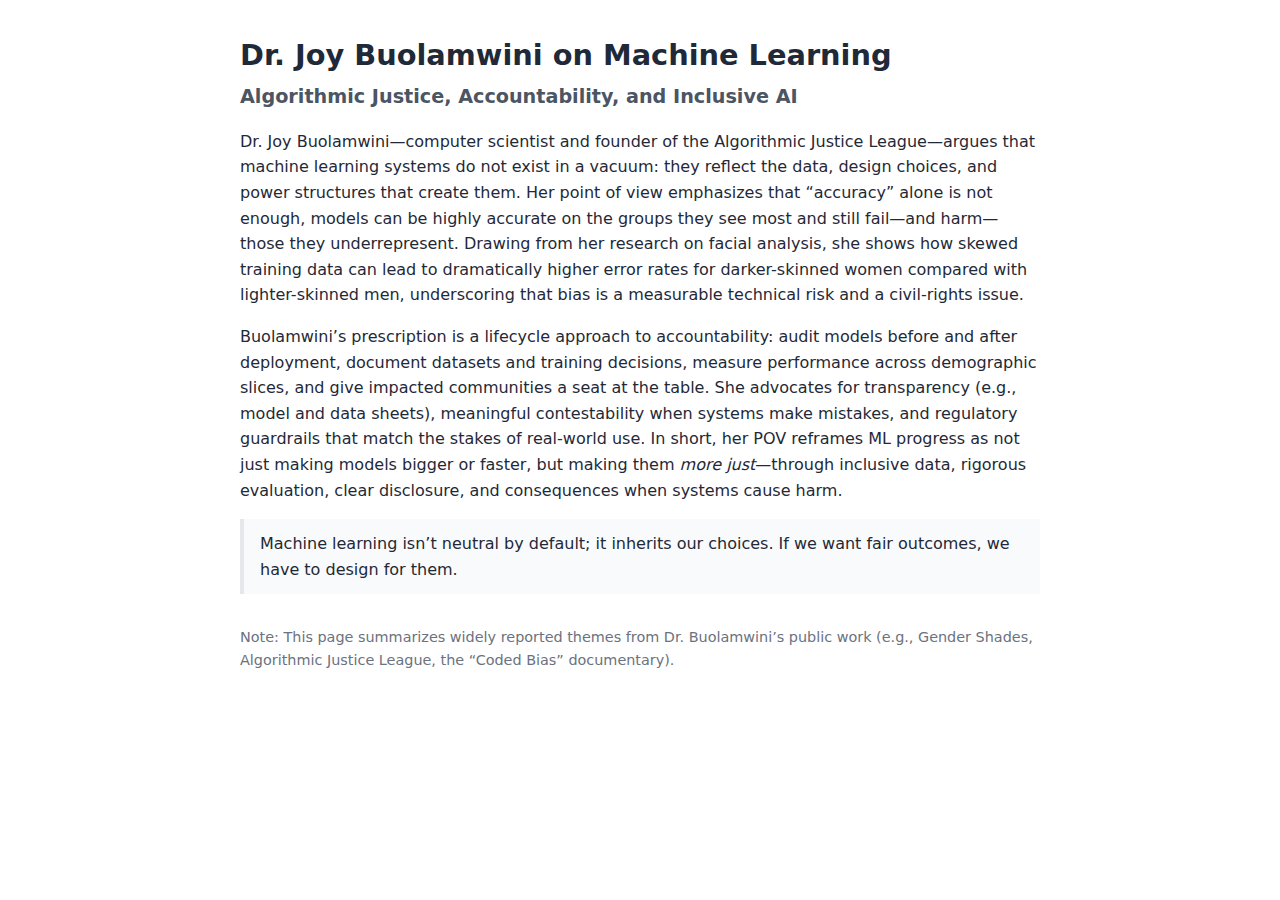
<file: machineLearning.html>
<!DOCTYPE html>
<html lang="en">

<head>
    <meta charset="utf-8" />
    <meta name="viewport" content="width=device-width,initial-scale=1" />
    <title>Dr. Joy Buolamwini on Machine Learning</title>
    <style>
        body {
            font-family: system-ui, -apple-system, Segoe UI, Roboto, Helvetica, Arial, sans-serif;
            line-height: 1.6;
            margin: 2rem;
            color: #1f2937;
        }

        main {
            max-width: 800px;
            margin: auto;
        }

        h1 {
            font-size: 1.8rem;
            margin-bottom: .25rem;
        }

        h2 {
            font-size: 1.2rem;
            color: #4b5563;
            margin-top: 0;
        }

        p {
            margin: 1rem 0;
        }

        blockquote {
            margin: 1rem 0;
            padding: .75rem 1rem;
            background: #f9fafb;
            border-left: 4px solid #e5e7eb;
        }

        footer {
            margin-top: 2rem;
            font-size: .9rem;
            color: #6b7280;
        }
    </style>
</head>

<body>
    <main>
        <header>
            <h1>Dr. Joy Buolamwini on Machine Learning</h1>
            <h2>Algorithmic Justice, Accountability, and Inclusive AI</h2>
        </header>

        <article>
            <p>
                Dr. Joy Buolamwini—computer scientist and founder of the Algorithmic Justice League—argues that machine
                learning
                systems do not exist in a vacuum: they reflect the data, design choices, and power structures that
                create them.
                Her point of view emphasizes that “accuracy” alone is not enough, models can be highly accurate on the
                groups
                they see most and still fail—and harm—those they underrepresent. Drawing from her research on facial
                analysis,
                she shows how skewed training data can lead to dramatically higher error rates for darker-skinned women
                compared
                with lighter-skinned men, underscoring that bias is a measurable technical risk and a civil-rights
                issue.
            </p>

            <p>
                Buolamwini’s prescription is a lifecycle approach to accountability: audit models before and after
                deployment,
                document datasets and training decisions, measure performance across demographic slices, and give
                impacted
                communities a seat at the table. She advocates for transparency (e.g., model and data sheets),
                meaningful
                contestability when systems make mistakes, and regulatory guardrails that match the stakes of real-world
                use.
                In short, her POV reframes ML progress as not just making models bigger or faster, but making them
                <em>more just</em>—through inclusive data, rigorous evaluation, clear disclosure, and consequences when
                systems
                cause harm.
            </p>

            <blockquote>
                Machine learning isn’t neutral by default; it inherits our choices. If we want fair outcomes, we have to
                design
                for them.
            </blockquote>
        </article>

        <footer>
            <p>
                Note: This page summarizes widely reported themes from Dr. Buolamwini’s public work (e.g., Gender
                Shades,
                Algorithmic Justice League, the “Coded Bias” documentary).
            </p>
        </footer>
    </main>
</body>

</html>
</file>
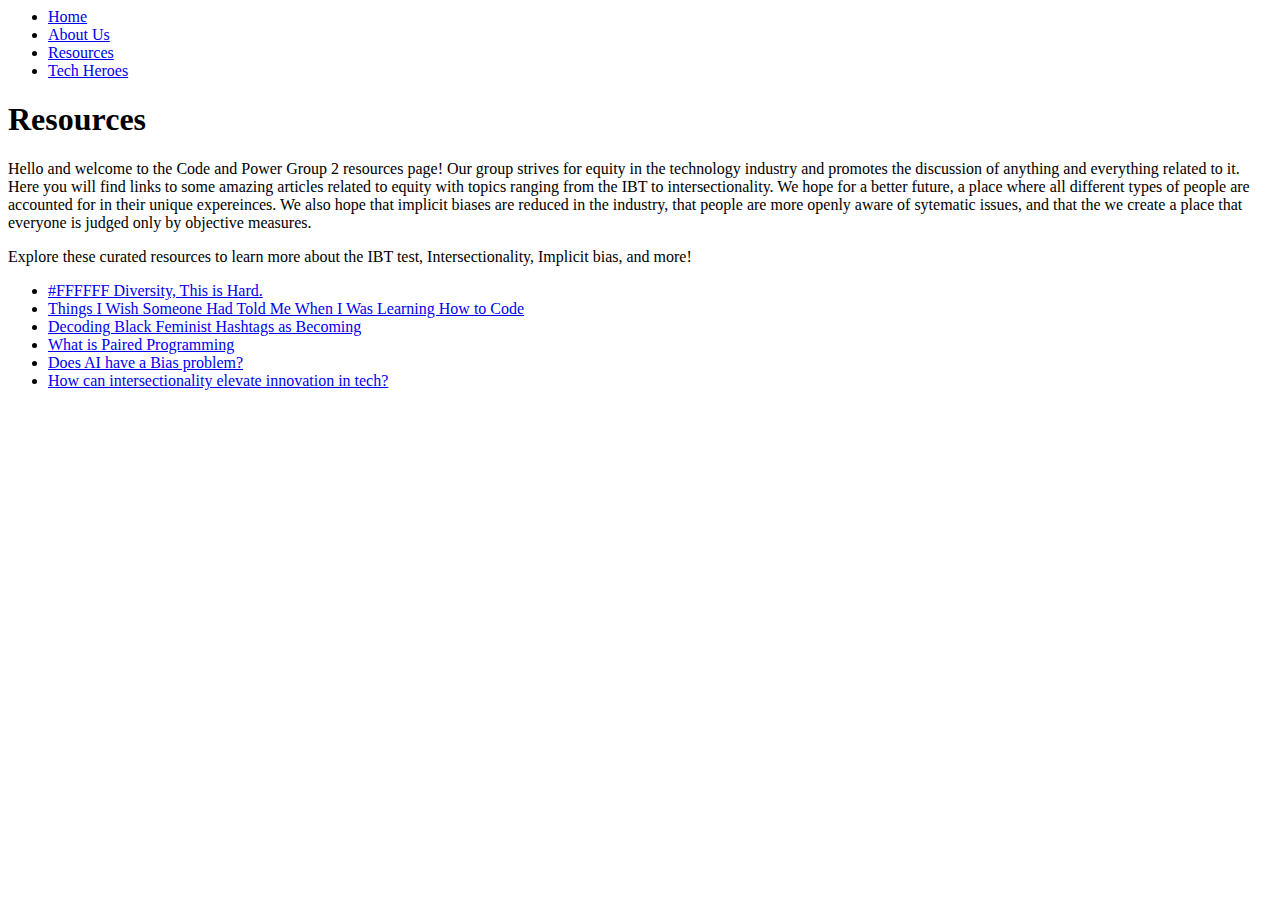
<file: resources.html>
<html lang="en">
<head>
  <meta charset="UTF-8">
  <title>Resources</title>
  <link rel="stylesheet" href="stylesheet.css">
</head>
<body class="resources">

  <!-- Navigation Bar -->
  <nav>
    <ul>
      <li><a href="index.html">Home</a></li>
      <li><a href="AboutMe.html">About Us</a></li>
      <li><a href="resources.html">Resources</a></li>
      <li><a href="techHero.html">Tech Heroes</a></li>
    </ul>
  </nav>

  <h1>Resources</h1>
  <p class="resourcesIntro">
    Hello and welcome to the Code and Power Group 2 resources page! Our group strives for equity in the technology industry and promotes the discussion
     of anything and everything related to it. Here you will find links to some amazing articles related to equity with topics
     ranging from the IBT to intersectionality. We hope for a better future, a place where all different types of people are 
     accounted for in their unique expereinces. We also hope that implicit biases are reduced in the industry, that people are 
     more openly aware of sytematic issues, and that the we create a place that everyone is judged only by objective measures.
  </p>
  <p class="resourcesIntro">
    Explore these curated resources to learn more about the IBT test, Intersectionality, Implicit bias, and more!
  </p>

  <ul class="resourcesList">
    <li><a href="files/diversity.pdf" target="_blank">#FFFFFF Diversity, This is Hard.</a></li>
    <li><a href="files/Carver.pdf" target="_blank">Things I Wish Someone Had
Told Me When I Was Learning How to Code</a></li>
    <li><a href="files/Decoding.pdf" target="_blank">Decoding Black Feminist Hashtags as Becoming</a></li>
    <li><a href="files/slides.pdf" target="_blank">What is Paired Programming</a></li>
    <li><a href=" https://www.nea.org/nea-today/all-news-articles/does-ai-have-bias-problem" target="_blank">Does AI have a Bias problem?</a></li>
   <li><a href="https://www.womentech.net/forum-topic/how-can-intersectionality-elevate-innovation-in-tech"target="_blank">How can intersectionality elevate innovation in tech?</a></li>

  </ul>

</body>
</html>
</file>
<file: stylesheet.css>

</file>
